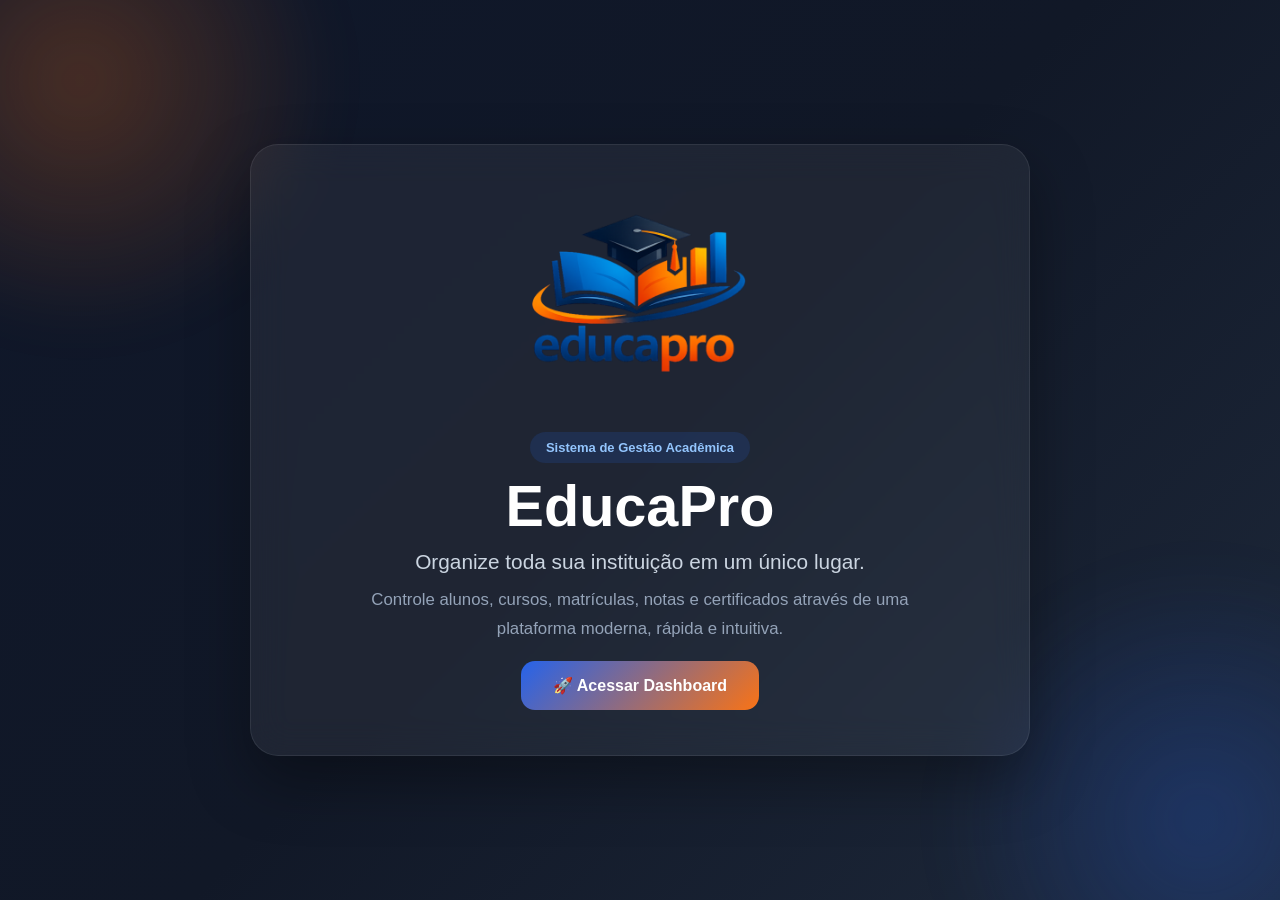
<file: index.html>
<!DOCTYPE html>
<html lang="pt-BR">

<head>
    <meta charset="UTF-8">
    <meta name="viewport" content="width=device-width, initial-scale=1.0">
    <title>EducaPro</title>

    <link rel="stylesheet" href="css/index.css">
</head>

<body>

    <div class="fundo"></div>

    <main class="container">

        <div class="card">

            <img src="img/logo.png"
                 alt="EducaPro"
                 class="logo">

            <span class="badge">
                Sistema de Gestão Acadêmica
            </span>

            <h1>EducaPro</h1>

            <h2>
                Organize toda sua instituição em um único lugar.
            </h2>

            <p>
                Controle alunos, cursos, matrículas, notas e certificados
                através de uma plataforma moderna, rápida e intuitiva.
            </p>

            <a href="telas/dashboard.html"
               class="btn-dashboard">
                🚀 Acessar Dashboard
            </a>

        </div>

    </main>

</body>

</html>
</file>
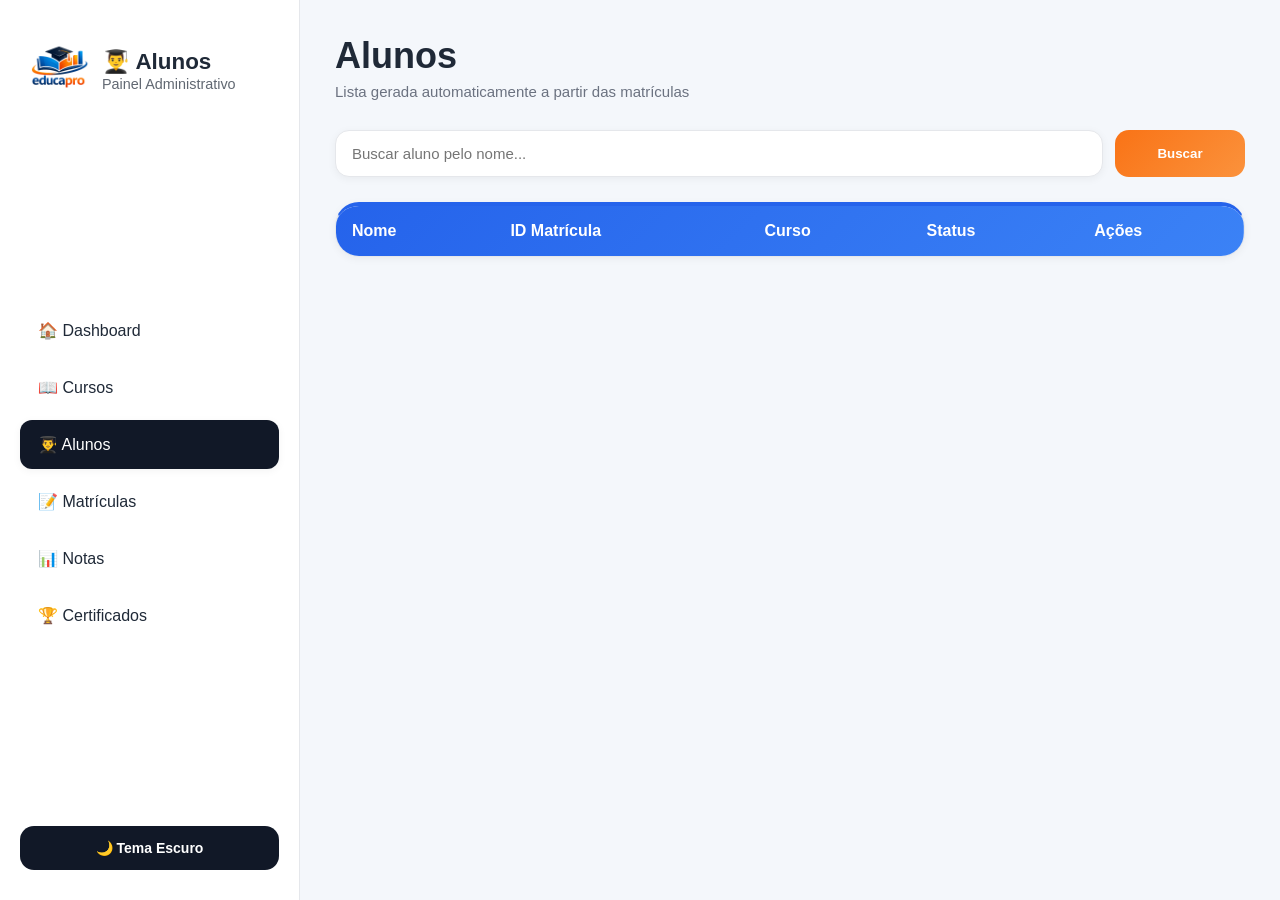
<file: telas/alunos.html>
<!DOCTYPE html>
<html lang="pt-BR">

<head>
    <meta charset="UTF-8">
    <meta name="viewport" content="width=device-width, initial-scale=1.0">
    <title>Alunos</title>

    <link rel="stylesheet" href="../base/base.css">
<link rel="stylesheet" href="../tema/tema.css">
<link rel="stylesheet" href="../css/alunos.css">

</head>

<body>

<!-- =========================
SIDEBAR
========================= -->

<aside class="barra-lateral">

    <div class="logo">

    <img src="../img/logo.png"
         alt="EducaPro"
         class="logo-img">

    <div class="logo-texto">
        <h2>👨‍🎓 Alunos</h2>
        <span>Painel Administrativo</span>
    </div>

</div>

        <nav class="menu">
            <a href="dashboard.html">🏠 Dashboard</a>
            <a href="cursos.html">📖 Cursos</a>
            <a href="alunos.html" class="ativo">👨‍🎓 Alunos</a>
            <a href="matriculas.html">📝 Matrículas</a>
            <a href="notas.html">📊 Notas</a>
            <a href="certificados.html">🏆 Certificados</a>
        </nav>
    </div>

    <div class="rodape-menu">
        <button id="alternarTema">🌙 Tema</button>
    </div>

</aside>

<!-- =========================
CONTEÚDO
========================= -->

<main class="conteudo">

    <header class="cabecalho">
        <div>
            <h1>Alunos</h1>
            <p>Lista gerada automaticamente a partir das matrículas</p>
        </div>
    </header>

    <!-- =========================
    BUSCA
    ========================= -->

    <section class="filtro-cursos">

    <input
        id="buscaAluno"
        type="text"
        placeholder="Buscar aluno pelo nome..."
        onkeyup="buscarAluno()"
    >

    <button
        class="botao-primario"
        onclick="buscarAluno()">

        Buscar

    </button>

</section>

    <!-- =========================
    TABELA
    ========================= -->

    <section class="tabela-container">

        <table>
            <thead>
    <tr>
        <th>Nome</th>
        <th>ID Matrícula</th>
        <th>Curso</th>
        <th>Status</th>
        <th>Ações</th>
    </tr>
</thead>

            <tbody id="listaAlunos"></tbody>
        </table>

    </section>

</main>


    
    <script src="../base/storage.js"></script>
<script src="../tema/tema.js"></script>
<script src="../js/alunos.js"></script>

</body>
</html>
</file>
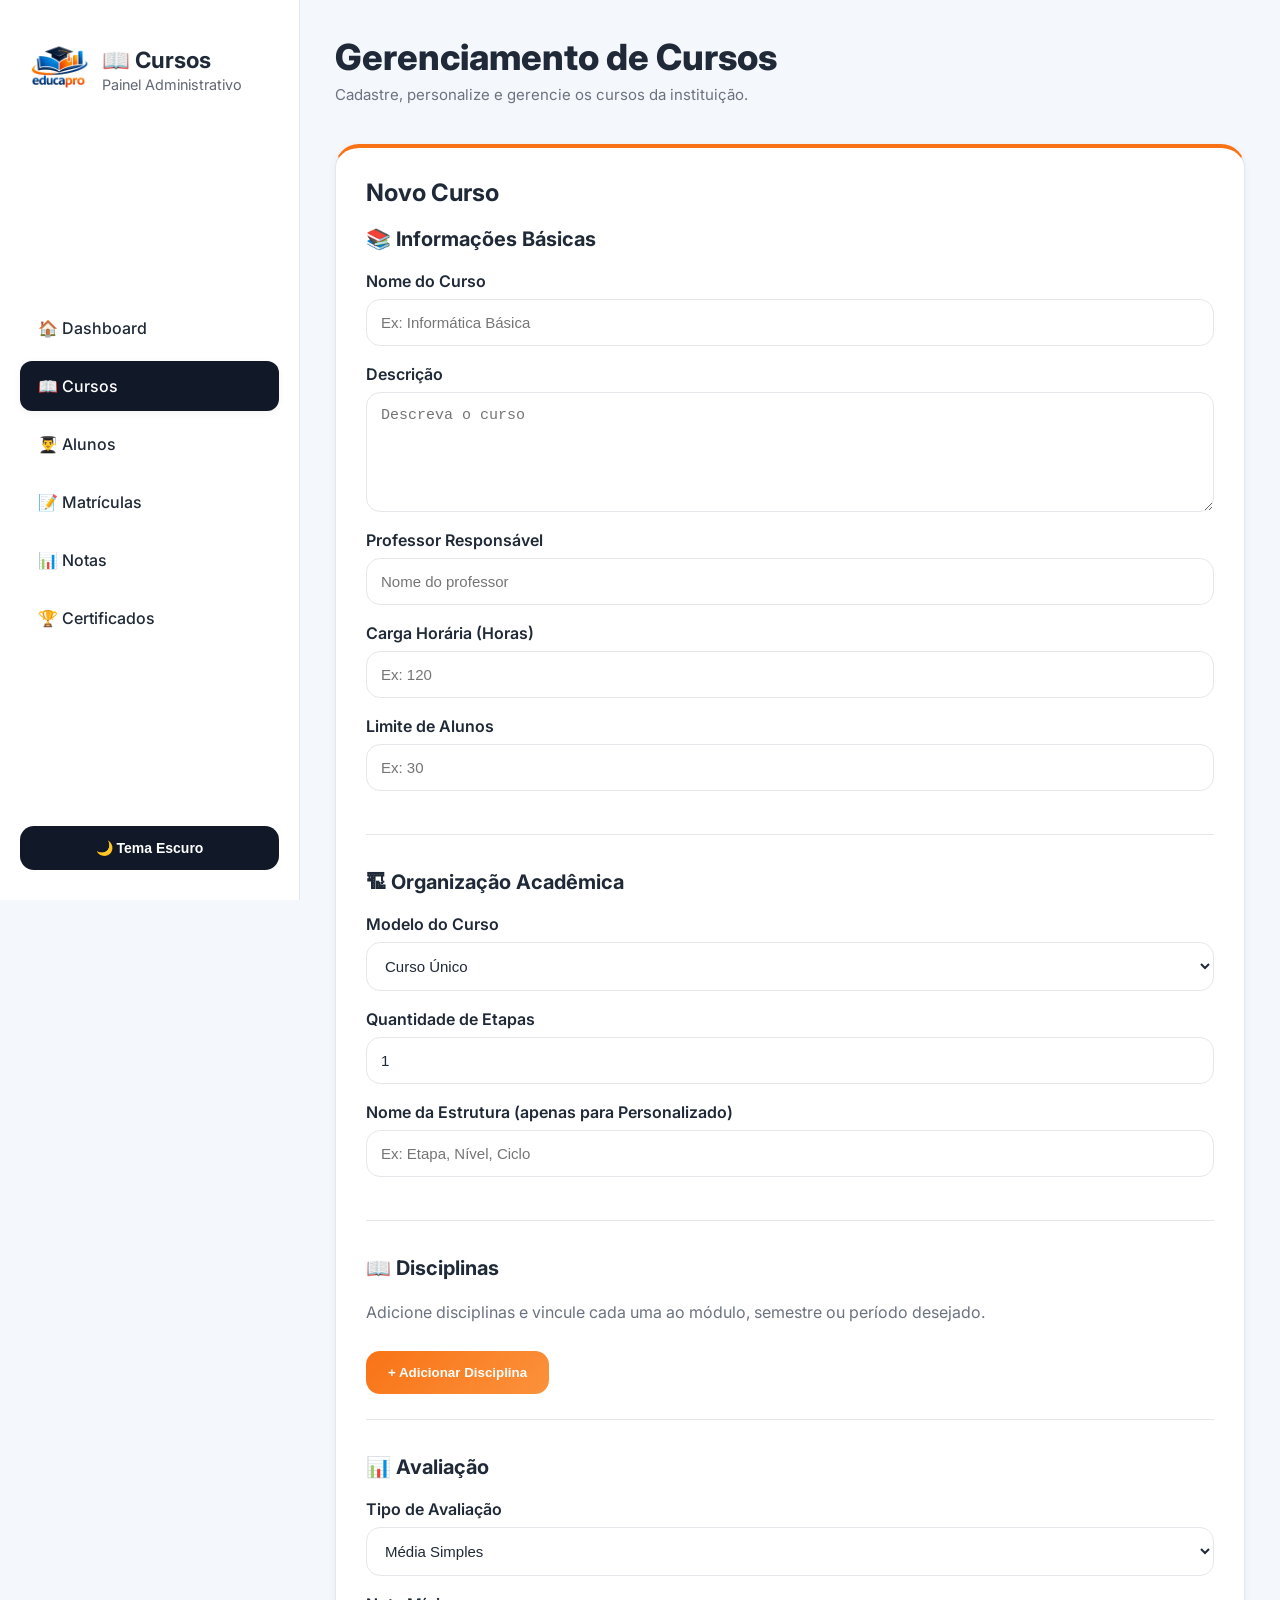
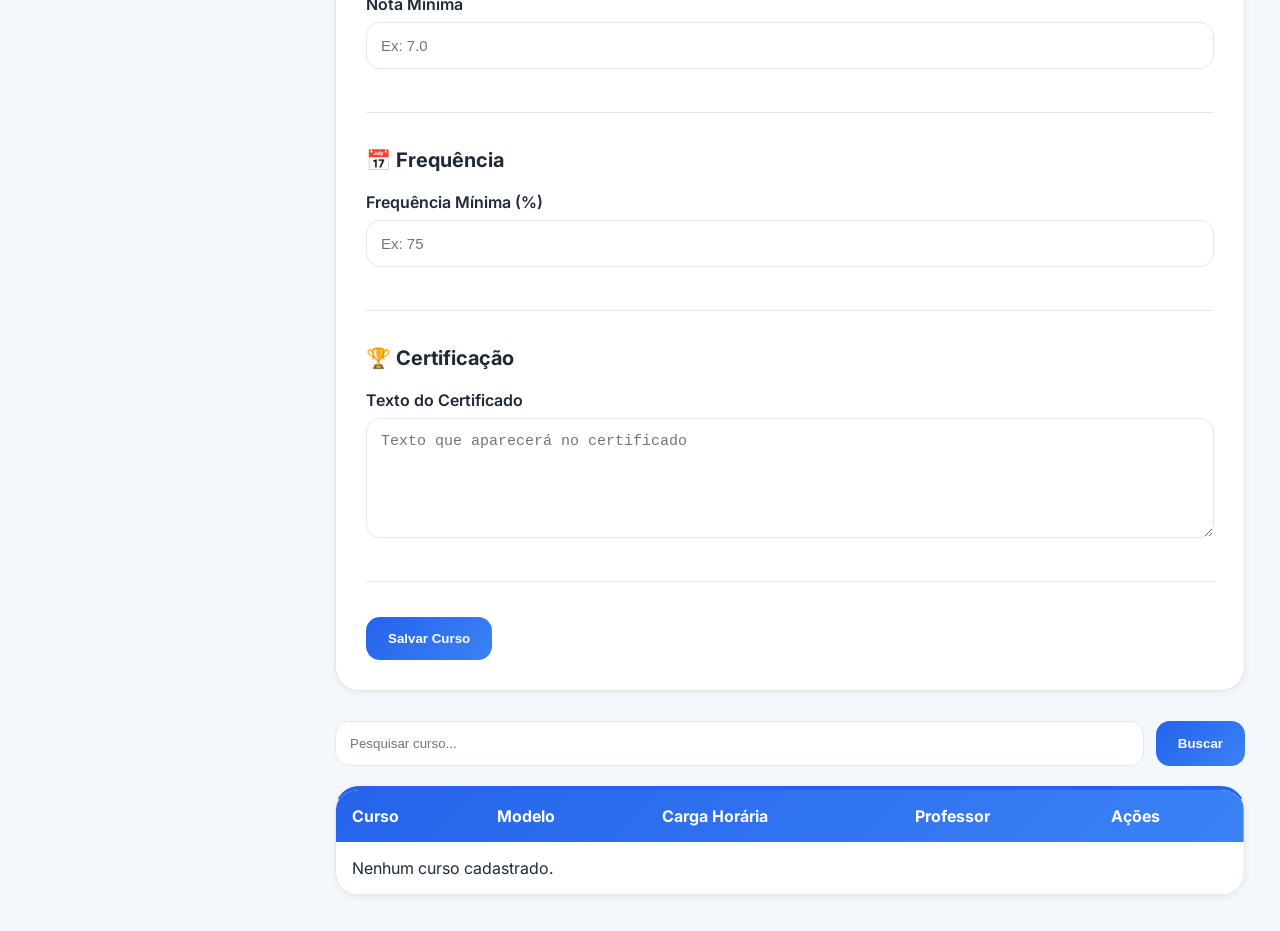
<file: telas/cursos.html>
<!doctype html>
<html lang="pt-BR">
  <head>
    <meta charset="UTF-8" />
    <meta name="viewport" content="width=device-width, initial-scale=1.0" />
    <title>Cursos - Sistema de Gestão de Cursos</title>
    <link rel="stylesheet" href="../css/cursos.css" />
    <link rel="stylesheet" href="../tema/tema.css" />
    <link rel="stylesheet" href="../base/base.css">
    <link
      href="https://fonts.googleapis.com/css2?family=Inter:wght@300;400;500;600;700&display=swap"
      rel="stylesheet"
    />
  </head>
  <body>
    <!-- MENU LATERAL -->
    <aside class="barra-lateral">
      <div class="logo">

    <img src="../img/logo.png"
         alt="EducaPro"
         class="logo-img">

    <div class="logo-texto">
        <h2>📖 Cursos</h2>
        <span>Painel Administrativo</span>
    </div>

</div>
        <nav class="menu">
          <a href="dashboard.html">🏠 Dashboard</a>
          <a href="cursos.html" class="ativo">📖 Cursos</a>
          <a href="alunos.html">👨‍🎓 Alunos</a>
          <a href="matriculas.html">📝 Matrículas</a>
          <a href="notas.html">📊 Notas</a>
          <a href="certificados.html">🏆 Certificados</a>
        </nav>
      </div>
      <div class="rodape-menu">
        <button id="alternarTema">🌙 Tema Escuro</button>
      </div>
    </aside>
    <!-- CONTEÚDO -->
    <main class="conteudo">
      <!-- CABEÇALHO -->
      <header class="cabecalho">
        <div>
          <h1>Gerenciamento de Cursos</h1>
          <p>Cadastre, personalize e gerencie os cursos da instituição.</p>
        </div>
      </header>
      <!-- FORMULÁRIO -->
      <section class="formulario">
        <h2>Novo Curso</h2>
        <form id="formCurso">
          <!-- INFORMAÇÕES BÁSICAS -->
          <div class="bloco-formulario">
            <h3>📚 Informações Básicas</h3>
            <div class="grupo-formulario">
              <label>Nome do Curso</label>
              <input
                type="text"
                id="nomeCurso"
                placeholder="Ex: Informática Básica"
                required
              />
            </div>
            <div class="grupo-formulario">
              <label>Descrição</label>
              <textarea
                id="descricaoCurso"
                placeholder="Descreva o curso"
              ></textarea>
            </div>
            <div class="grupo-formulario">
              <label>Professor Responsável</label>
              <input
                type="text"
                id="professor"
                placeholder="Nome do professor"
              />
            </div>
            <div class="grupo-formulario">
              <label>Carga Horária (Horas)</label>
              <input type="number" id="cargaHoraria" placeholder="Ex: 120" />
            </div>
            <div class="grupo-formulario">
              <label>Limite de Alunos</label>
              <input type="number" id="limiteAlunos" placeholder="Ex: 30" />
            </div>
          </div>
          
          <!-- organizaçao academica -->
          <div class="bloco-formulario">

    <h3>🏗 Organização Acadêmica</h3>

    <div class="grupo-formulario">

        <label>Modelo do Curso</label>

        <select id="modeloCurso">

            <option value="curso-unico">Curso Único</option>

            <option value="modular">Modular</option>

            <option value="semestral">Semestral</option>

            <option value="trimestral">Trimestral</option>

            <option value="bimestral">Bimestral</option>

            <option value="personalizado">Personalizado</option>

        </select>

    </div>

    <div class="grupo-formulario">

        <label>Quantidade de Etapas</label>

        <input
            type="number"
            id="quantidadeEstruturas"
            min="1"
            value="1"
            placeholder="Ex: 4">

    </div>

    <div class="grupo-formulario">

        <label>Nome da Estrutura (apenas para Personalizado)</label>

        <input
            type="text"
            id="nomeEstrutura"
            placeholder="Ex: Etapa, Nível, Ciclo">

    </div>

</div>
          <!-- DISCIPLINAS -->

<div class="bloco-formulario">

    <h3>📖 Disciplinas</h3>

    <p class="texto-ajuda">

        Adicione disciplinas e vincule cada uma
        ao módulo, semestre ou período desejado.

    </p>

    <div id="disciplinasContainer"></div>

    <button
        type="button"
        class="botao botao-adicionar"
        onclick="adicionarDisciplina()">

        + Adicionar Disciplina

    </button>

</div>
          <!-- AVALIAÇÃO -->
          <div class="bloco-formulario">
            <h3>📊 Avaliação</h3>
            <div class="grupo-formulario">
              <label>Tipo de Avaliação</label>
              <select id="tipoAvaliacao">
                <option>Média Simples</option>
                <option>Média Ponderada</option>
                <option>Nota Única</option>
                <option>Conceitos</option>
              </select>
            </div>
            <div class="grupo-formulario">
              <label>Nota Mínima</label>
              <input
                type="number"
                step="0.1"
                id="notaMinima"
                placeholder="Ex: 7.0"
              />
            </div>
          </div>
          <!-- FREQUÊNCIA -->
          <div class="bloco-formulario">
            <h3>📅 Frequência</h3>
            <div class="grupo-formulario">
              <label>Frequência Mínima (%)</label>
              <input type="number" id="frequenciaMinima" placeholder="Ex: 75" />
            </div>
          </div>
          <!-- CERTIFICAÇÃO -->
          <div class="bloco-formulario">
            <h3>🏆 Certificação</h3>
            <div class="grupo-formulario">
              <label>Texto do Certificado</label>
              <textarea
                id="textoCertificado"
                placeholder="Texto que aparecerá no certificado"
              ></textarea>
            </div>
          </div>
          <button
            type="button"
            class="botao botao-primario"
            onclick="salvarCurso()"
          >
            Salvar Curso
          </button>
        </form>
      </section>
      <!-- PESQUISA -->
      <section class="filtro-cursos">
        <input
          type="text"
          id="pesquisaCurso"
          placeholder="Pesquisar curso..."
        />
        <button class="botao botao-primario" onclick="pesquisarCurso()">
          Buscar
        </button>
      </section>
      <!-- LISTAGEM -->
      <section class="tabela-container">
        <table>
          <thead>
            <tr>
              <th>Curso</th>
              <th>Modelo</th>
              <th>Carga Horária</th>
              <th>Professor</th>
              <th>Ações</th>
            </tr>
          </thead>
          <tbody id="listaCursos">
            <!-- JS -->
          </tbody>
        </table>
      </section>
    </main>
    <!-- MODAL DE DETALHES -->
    <div id="modalDetalhes" class="modal">
      <div class="modal-conteudo">
        <div
          style="
            display: flex;
            justify-content: space-between;
            align-items: center;
            margin-bottom: 20px;
          "
        >
          <h2 id="tituloModal">Detalhes do Curso</h2>
          <button
            onclick="fecharModal()"
            style="
              border: none;
              background: none;
              font-size: 24px;
              cursor: pointer;
              color: inherit;
            "
          >
            ✕
          </button>
        </div>
        <div id="conteudoModal"></div>
      </div>
    </div>
    <!-- SCRIPTS -->
     <script src="../base/storage.js"></script>
    <script src="../tema/tema.js"></script>
    <script src="../js/cursos.js"></script>
  </body>
</html>
</file>
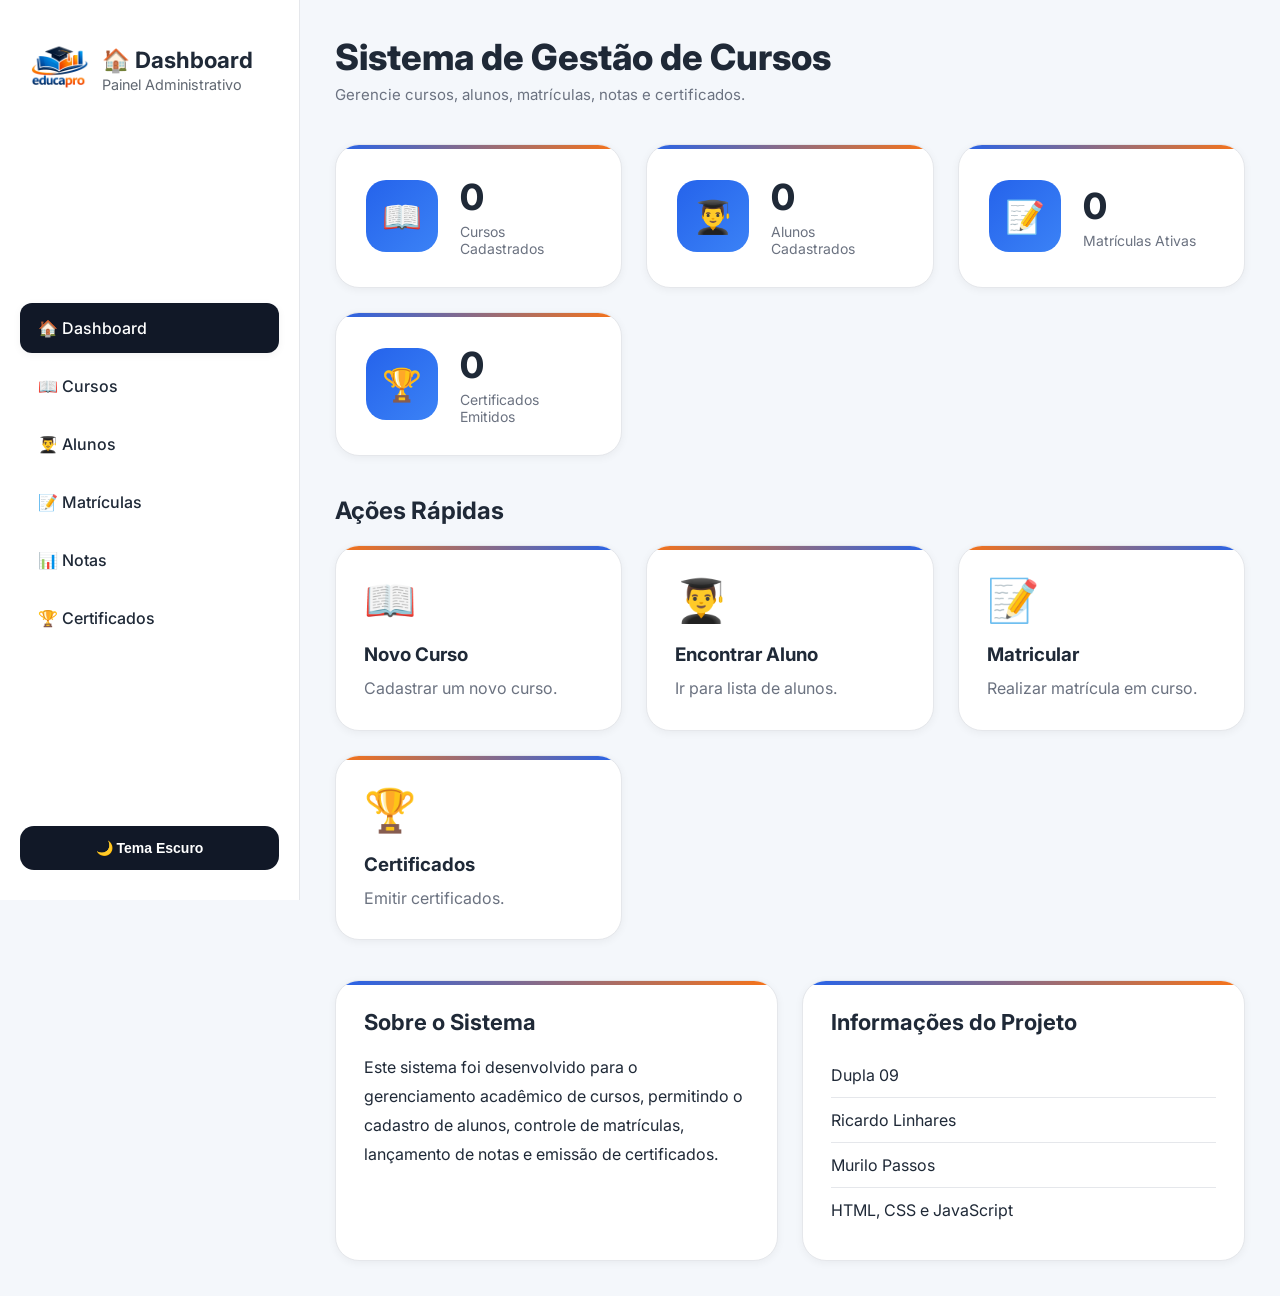
<file: telas/dashboard.html>
<!DOCTYPE html>

<html lang="pt-BR">

<head>
    <meta charset="UTF-8">
    <meta name="viewport" content="width=device-width, initial-scale=1.0">


<title>Sistema de Gestão de Cursos</title>

<!--
    Arquivos CSS
    estilo.css = estilos gerais
    tema.css = modo claro/escuro
-->
<link rel="stylesheet" href="../base/base.css">
<link rel="stylesheet" href="../tema/tema.css">
<link rel="stylesheet" href="../css/dashboard.css">

<!-- Fonte moderna -->
<link href="https://fonts.googleapis.com/css2?family=Inter:wght@300;400;500;600;700&display=swap" rel="stylesheet">


</head>

<body>


<!-- ===================================================== -->
<!-- SIDEBAR -->
<!-- ===================================================== -->

<aside class="barra-lateral">

    <div class="logo">

    <img src="../img/logo.png"
         alt="EducaPro"
         class="logo-img">

    <div class="logo-texto">
        <h2>🏠 Dashboard</h2>
        <span>Painel Administrativo</span>
    </div>

</div>

    <nav class="menu">

        <a href="dashboard.html" class="ativo">
            🏠 Dashboard
        </a>

        <a href="cursos.html">
            📖 Cursos
        </a>

        <a href="alunos.html">
            👨‍🎓 Alunos
        </a>

        <a href="matriculas.html">
            📝 Matrículas
        </a>

        <a href="notas.html">
            📊 Notas
        </a>

        <a href="certificados.html">
            🏆 Certificados
        </a>

    </nav>

    <div class="rodape-menu">
        <button id="alternarTema">
            🌙 Alterar Tema
        </button>
    </div>

</aside>

<!-- ===================================================== -->
<!-- CONTEÚDO -->
<!-- ===================================================== -->

<main class="conteudo">

    <!-- CABEÇALHO -->

    <header class="cabecalho">

        <div>
            <h1>Sistema de Gestão de Cursos</h1>
            <p>
                Gerencie cursos, alunos, matrículas,
                notas e certificados.
            </p>
        </div>

    </header>

    <!-- CARDS DE ESTATÍSTICAS -->

    <section class="cards">

        <div class="card">

            <div class="icone">
                📖
            </div>

            <div>
                <h3 id="totalCursos">0</h3>
                <p>Cursos Cadastrados</p>
            </div>

        </div>

        <div class="card">

            <div class="icone">
                👨‍🎓
            </div>

            <div>
                <h3 id="totalAlunos">0</h3>
                <p>Alunos Cadastrados</p>
            </div>

        </div>

        <div class="card">

            <div class="icone">
                📝
            </div>

            <div>
                <h3 id="totalMatriculas">0</h3>
                <p>Matrículas Ativas</p>
            </div>

        </div>

        <div class="card">

            <div class="icone">
                🏆
            </div>

            <div>
                <h3 id="totalCertificados">0</h3>
                <p>Certificados Emitidos</p>
            </div>

        </div>

    </section>

    <!-- AÇÕES RÁPIDAS -->

    <section class="acoes-rapidas">

        <h2>Ações Rápidas</h2>

        <div class="grade-acoes">

            <a href="cursos.html" class="acao">
                <span>📖</span>
                <h3>Novo Curso</h3>
                <p>Cadastrar um novo curso.</p>
            </a>

            <a href="alunos.html" class="acao">
                <span>👨‍🎓</span>
                <h3>Encontrar Aluno</h3>
                <p>Ir para lista de alunos.</p>
            </a>

            <a href="matriculas.html" class="acao">
                <span>📝</span>
                <h3>Matricular</h3>
                <p>Realizar matrícula em curso.</p>
            </a>

            <a href="certificados.html" class="acao">
                <span>🏆</span>
                <h3>Certificados</h3>
                <p>Emitir certificados.</p>
            </a>

        </div>

    </section>

    <!-- ÚLTIMAS INFORMAÇÕES -->

    <section class="painel-inferior">

        <div class="quadro">

            <h2>Sobre o Sistema</h2>

            <p>
                Este sistema foi desenvolvido para o
                gerenciamento acadêmico de cursos,
                permitindo o cadastro de alunos,
                controle de matrículas, lançamento
                de notas e emissão de certificados.
            </p>

        </div>

        <div class="quadro">

            <h2>Informações do Projeto</h2>

            <ul>
                <li>Dupla 09</li>
                <li>Ricardo Linhares</li>
                <li>Murilo Passos</li>
                <li>HTML, CSS e JavaScript</li>
            </ul>

        </div>

    </section>

</main>

<!-- ===================================================== -->
<!-- SCRIPTS -->
<!-- ===================================================== -->

<script src="../js/index.js"></script>
<script src="../tema/tema.js"></script>


</body>

</html>
</file>
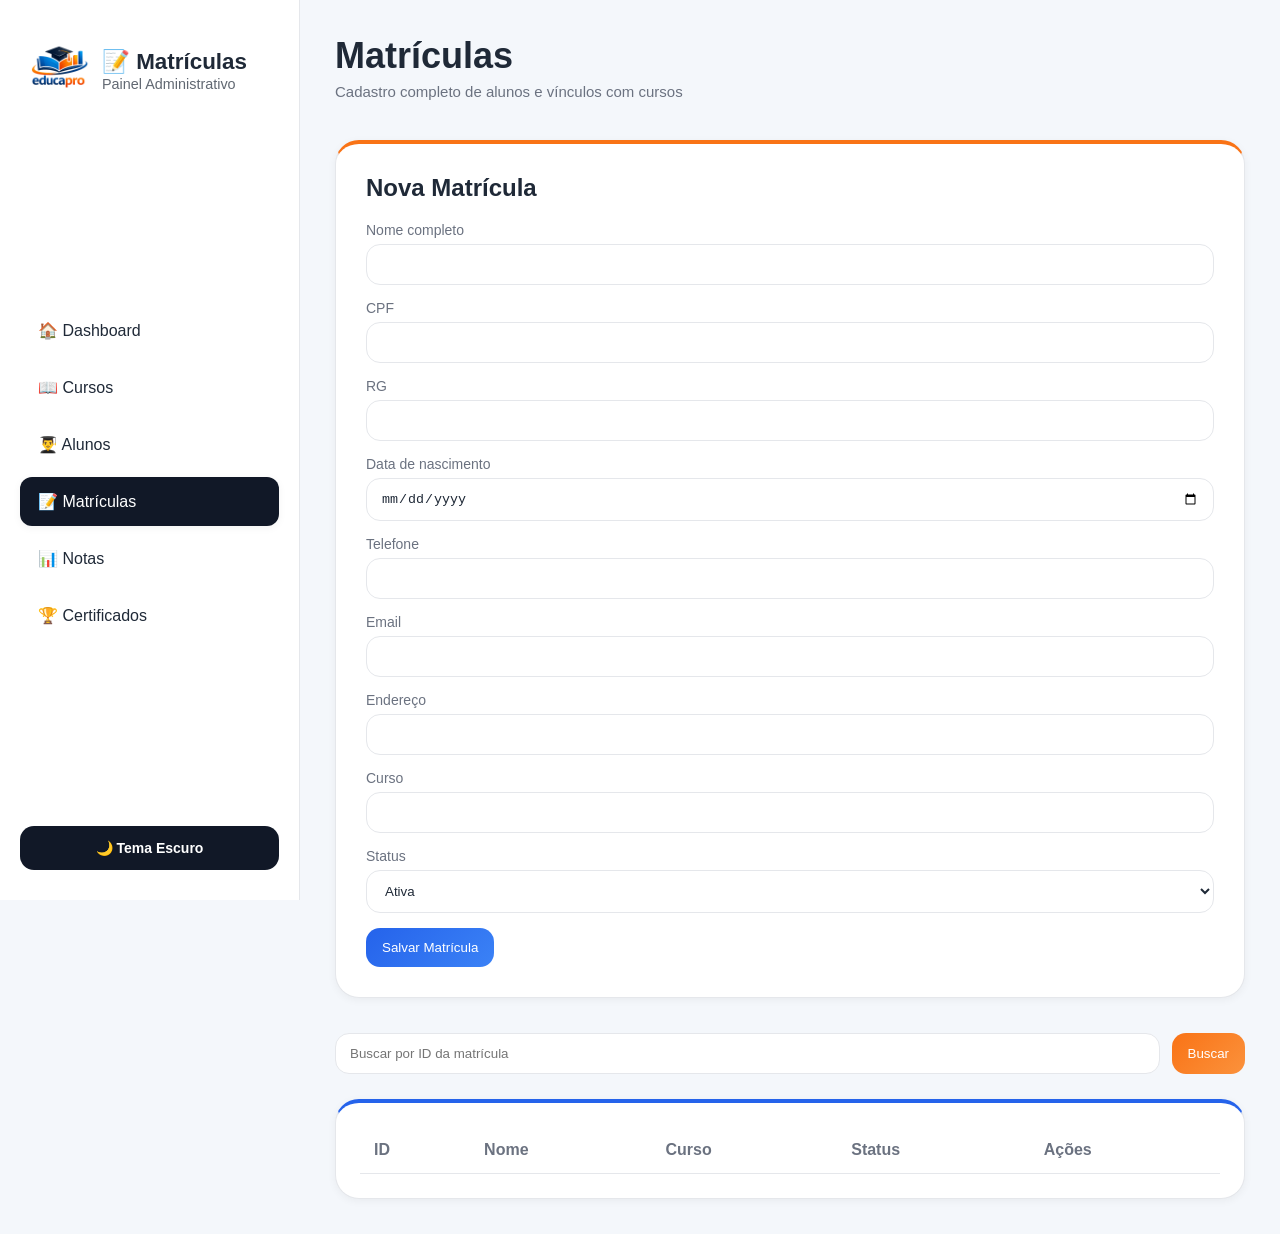
<file: telas/matriculas.html>
<!DOCTYPE html>
<html lang="pt-BR">

<head>
    <meta charset="UTF-8">
    <meta name="viewport" content="width=device-width, initial-scale=1.0">
    <title>Matrículas</title>
    <link rel="stylesheet" href="../base/base.css">
    <link rel="stylesheet" href="../css/matriculas.css">
    <link rel="stylesheet" href="../tema/tema.css">
</head>

<body>

<aside class="barra-lateral">
    <div class="logo">

    <img src="../img/logo.png"
         alt="EducaPro"
         class="logo-img">

    <div class="logo-texto">
        <h2>📝 Matrículas</h2>
        <span>Painel Administrativo</span>
    </div>

</div>

        <nav class="menu">
            <a href="dashboard.html">🏠 Dashboard</a>
            <a href="cursos.html">📖 Cursos</a>
            <a href="alunos.html">👨‍🎓 Alunos</a>
            <a href="matriculas.html" class="ativo">📝 Matrículas</a>
            <a href="notas.html">📊 Notas</a>
            <a href="certificados.html">🏆 Certificados</a>
        </nav>
    </div>

    <div class="rodape-menu">
        <button id="alternarTema">🌙 Tema Escuro</button>
    </div>
</aside>

<main class="conteudo">

    <header class="cabecalho">
        <div>
            <h1>Matrículas</h1>
            <p>Cadastro completo de alunos e vínculos com cursos</p>
        </div>
    </header>

    <!-- FORMULÁRIO -->
    <section class="formulario">

        <h2>Nova Matrícula</h2>

        <div class="grupo-formulario">
            <label>Nome completo</label>
            <input id="nome" type="text">
        </div>

        <div class="grupo-formulario">
            <label>CPF</label>
            <input id="cpf" type="text">
        </div>

        <div class="grupo-formulario">
            <label>RG</label>
            <input id="rg" type="text">
        </div>

        <div class="grupo-formulario">
            <label>Data de nascimento</label>
            <input id="nascimento" type="date">
        </div>

        <div class="grupo-formulario">
            <label>Telefone</label>
            <input id="telefone" type="text">
        </div>

        <div class="grupo-formulario">
            <label>Email</label>
            <input id="email" type="text">
        </div>

        <div class="grupo-formulario">
            <label>Endereço</label>
            <input id="endereco" type="text">
        </div>

        <div class="grupo-formulario">
            <label>Curso</label>
            <input id="curso" type="text">
        </div>

        <div class="grupo-formulario">
            <label>Status</label>
            <select id="status">
                <option value="ativa">Ativa</option>
                <option value="trancada">Trancada</option>
                <option value="concluida">Concluída</option>
                <option value="cancelada">Cancelada</option>
            </select>
        </div>

        <button onclick="salvarMatricula()" class="botao botao-primario">
            Salvar Matrícula
        </button>

    </section>

    <!-- BUSCA -->
    <section class="filtro-cursos">

        <input id="buscaId" placeholder="Buscar por ID da matrícula">

        <button class="botao botao-primario" onclick="buscarMatricula()">
            Buscar
        </button>

    </section>

    <!-- TABELA -->
    <section class="tabela-container">

        <table>
            <thead>
                <tr>
                    <th>ID</th>
                    <th>Nome</th>
                    <th>Curso</th>
                    <th>Status</th>
                    <th>Ações</th>
                </tr>
            </thead>

            <tbody id="lista"></tbody>
        </table>

    </section>

</main>

<!-- MODAL -->
<div id="modal" style="display:none;">
    <div>
        <h2 id="titulo"></h2>
        <div id="conteudo"></div>
        <button onclick="fechar()">Fechar</button>
    </div>
</div>
<script src="../base/storage.js"></script>
<script src="../tema/tema.js"></script>
<script src="../js/matriculas.js"></script>

</body>
</html>
</file>
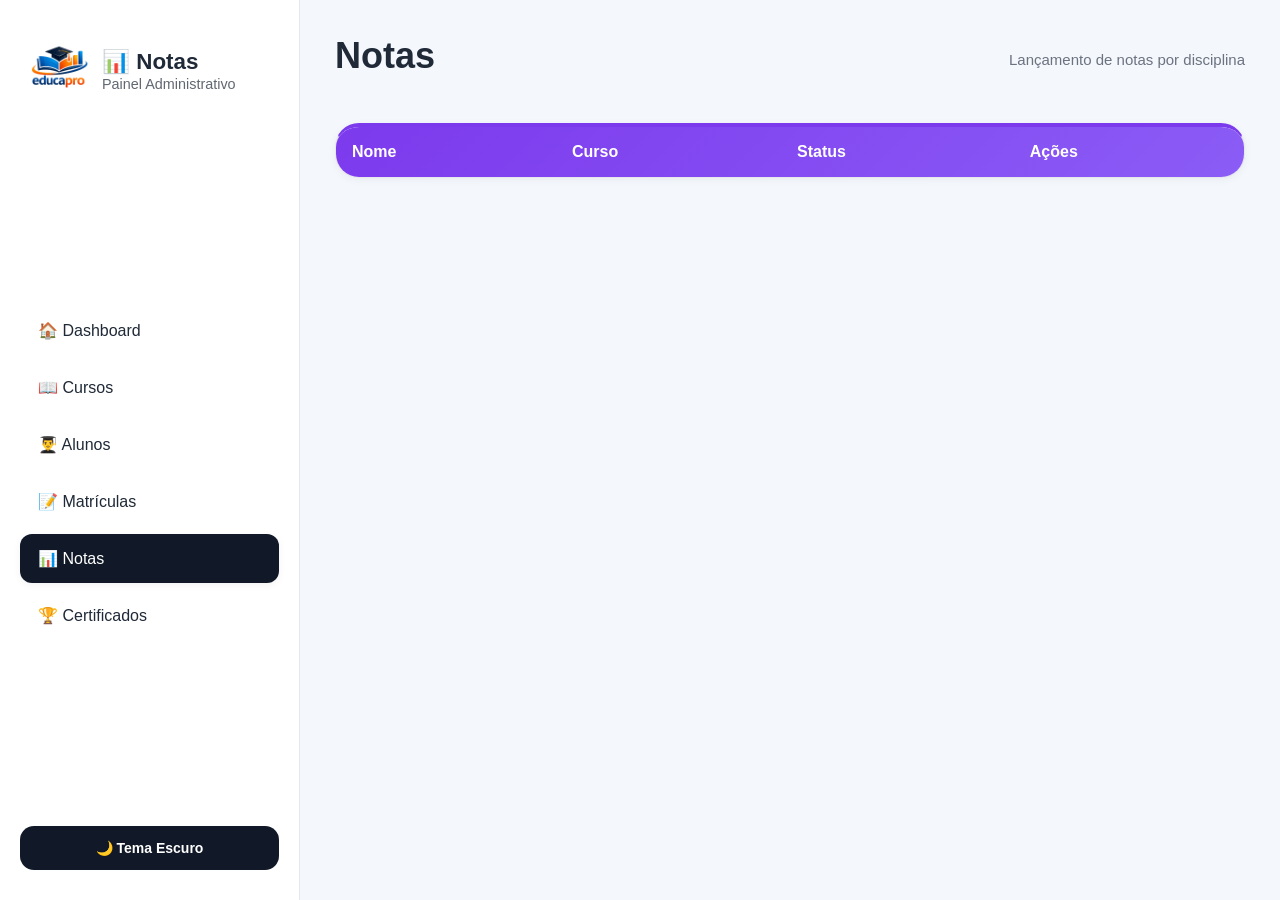
<file: telas/notas.html>
<!DOCTYPE html>
<html lang="pt-BR">

<head>
    <meta charset="UTF-8">
    <meta name="viewport" content="width=device-width, initial-scale=1.0">
    <title>Notas</title>

    <link rel="stylesheet" href="../base/base.css">
    <link rel="stylesheet" href="../tema/tema.css">
    <link rel="stylesheet" href="../css/notas.css">
</head>

<body>

<aside class="barra-lateral">

    <div class="logo">

    <img src="../img/logo.png"
         alt="EducaPro"
         class="logo-img">

    <div class="logo-texto">
        <h2>📊 Notas</h2>
        <span>Painel Administrativo</span>
    </div>

</div>

        <nav class="menu">
            <a href="dashboard.html">🏠 Dashboard</a>
            <a href="cursos.html">📖 Cursos</a>
            <a href="alunos.html">👨‍🎓 Alunos</a>
            <a href="matriculas.html">📝 Matrículas</a>
            <a href="notas.html" class="ativo">📊 Notas</a>
            <a href="certificados.html">🏆 Certificados</a>
        </nav>
    
<div class="rodape-menu">
        <button id="alternarTema">🌙 Tema</button>
    </div>

</aside>

<main class="conteudo">

    <header class="cabecalho">
        <h1>Notas</h1>
        <p>Lançamento de notas por disciplina</p>
    </header>

    <!-- TABELA -->
    <section class="tabela-container">

        <table>
            <thead>
                <tr>
                    <th>Nome</th>
                    <th>Curso</th>
                    <th>Status</th>
                    <th>Ações</th>
                </tr>
            </thead>

            <tbody id="listaNotas"></tbody>
        </table>

    </section>

</main>

<!-- MODAL -->
<div id="modalNotas" class="modal">

    <div class="modal-conteudo">

        <div style="display:flex;justify-content:space-between;">
            <h2 id="tituloNotas"></h2>
            <button onclick="fecharNotas()">✕</button>
        </div>

        <div id="conteudoNotas"></div>

        <h3 id="mediaFinal"></h3>

    </div>

</div>

<script src="../base/storage.js"></script>
<script src="../tema/tema.js"></script>
<script src="../js/notas.js"></script>

</body>
</html>
</file>
<file: css/index.css>
/* =======================================================
   RESET
======================================================= */

* {
    margin: 0;
    padding: 0;
    box-sizing: border-box;
}

/* =======================================================
   BODY
======================================================= */

body {
    min-height: 100vh;

    display: flex;
    justify-content: center;
    align-items: center;

    font-family: "Inter", sans-serif;

    background: linear-gradient(135deg, #0f172a, #111827, #1e293b);

    position: relative;
    overflow-x: hidden;
}

/* =======================================================
   FUNDO DECORATIVO
======================================================= */

.fundo::before,
.fundo::after {
    content: "";
    position: fixed;

    width: 520px;
    height: 520px;

    border-radius: 50%;
    filter: blur(25px);

    z-index: 0;
}

.fundo::before {
    top: -180px;
    left: -180px;
    background: radial-gradient(circle, rgba(249,115,22,.25), transparent 70%);
}

.fundo::after {
    bottom: -180px;
    right: -180px;
    background: radial-gradient(circle, rgba(37,99,235,.25), transparent 70%);
}

/* =======================================================
   CONTAINER
======================================================= */

.container {
    width: 100%;
    max-width: 900px;

    padding: 20px;

    display: flex;
    justify-content: center;

    z-index: 2;
}

/* =======================================================
   CARD
======================================================= */

.card {
    width: 100%;
    max-width: 780px;

    padding: 45px 40px;

    text-align: center;

    background: rgba(255,255,255,.06);
    backdrop-filter: blur(18px);

    border: 1px solid rgba(255,255,255,.08);
    border-radius: 28px;

    box-shadow: 0 25px 60px rgba(0,0,0,.35);

    display: flex;
    flex-direction: column;
    align-items: center;

    gap: 12px; /* 🔥 controla TODOS os espaços */
}

/* =======================================================
   LOGO
======================================================= */

.logo {
    width: 230px;
    max-width: 70%;
}

/* =======================================================
   BADGE
======================================================= */

.badge {
    display: inline-block;

    padding: 8px 16px;

    border-radius: 999px;

    background: rgba(37,99,235,.15);
    color: #93c5fd;

    font-size: 13px;
    font-weight: 700;
}

/* =======================================================
   TEXTOS (RESET DE MARGEM AQUI É CRÍTICO)
======================================================= */

h1, h2, p {
    margin: 0; /* 🔥 remove o “buraco invisível” */
}

/* =======================================================
   TITULO
======================================================= */

h1 {
    color: white;

    font-size: 3.6rem;
    font-weight: 800;
    line-height: 1.1;
}

/* =======================================================
   SUBTITULO
======================================================= */

h2 {
    color: #cbd5e1;

    font-size: 1.3rem;
    font-weight: 500;

    max-width: 600px;
}

/* =======================================================
   TEXTO
======================================================= */

p {
    max-width: 620px;

    color: #94a3b8;

    line-height: 1.7;
    font-size: 1.05rem;
}

/* =======================================================
   BOTÃO
======================================================= */

.btn-dashboard {
    margin-top: 6px;

    display: inline-block;

    padding: 15px 32px;

    border-radius: 14px;

    text-decoration: none;
    font-weight: 700;
    color: white;

    background: linear-gradient(135deg, #2563eb, #f97316);

    transition: .25s ease;
}

.btn-dashboard:hover {
    transform: translateY(-3px);
    box-shadow: 0 18px 40px rgba(37,99,235,.35);
}

/* =======================================================
   RESPONSIVO
======================================================= */

@media (max-width: 900px) {

    .card {
        padding: 40px 28px;
    }

    .logo {
        width: 210px;
    }

    h1 {
        font-size: 3rem;
    }

    h2 {
        font-size: 1.2rem;
    }

}

@media (max-width: 768px) {

    .card {
        padding: 35px 22px;
    }

    .logo {
        width: 180px;
    }

    h1 {
        font-size: 2.6rem;
    }

    h2 {
        font-size: 1.1rem;
    }

}

@media (max-width: 480px) {

    h1 {
        font-size: 2.1rem;
    }

    p {
        font-size: .95rem;
    }

}
</file>
<file: base/base.css>
/* =======================================================
   RESET
======================================================= */

* {
    margin: 0;
    padding: 0;
    box-sizing: border-box;

    transition:
    background-color .25s ease,
    color .25s ease,
    border-color .25s ease,
    box-shadow .25s ease;
}

html {
    scroll-behavior: smooth;
}

body {
    font-family: 'Inter', sans-serif;
    background: var(--cor-fundo);
    color: var(--cor-texto);
    min-height: 100vh;
    display: flex;
    transition: background 0.3s ease, color 0.3s ease;
}

/* =======================================================
   BARRA LATERAL
======================================================= */

.barra-lateral {
    width: 300px;
    min-height: 100vh;
    background: var(--cor-sidebar);
    border-right: 1px solid var(--cor-borda);
    padding: 30px 20px;
    display: flex;
    flex-direction: column;
    justify-content: space-between;
    position: fixed;
    left: 0;
    top: 0;
    transition: var(--transicao);
}

/* =======================================================
   LOGO
======================================================= */

.logo {
    display: flex;
    align-items: center;
    gap: 12px;

    padding: 10px;
    margin-top: 0;
}

.logo-img {
    width: 60px;
    height: auto;
    margin-bottom: 0;
}

.logo-texto h2 {
    font-size: 1.4rem;
    font-weight: 700;
    margin: 0;
}

.logo-texto span {
    font-size: 0.9rem;
    opacity: 0.7;
}
/* =======================================================
   MENU
======================================================= */

.menu {
    margin-top: 40px;
    display: flex;
    flex-direction: column;
    gap: 8px;
}

.menu a {
    text-decoration: none;
    color: var(--cor-texto);
    padding: 15px 18px;
    border-radius: 12px;
    font-weight: 500;
    display: flex;
    align-items: center;
    gap: 12px;
    transition: var(--transicao);
}

.menu a:hover {
    background: #f3f4f6;
    transform: translateX(5px);
}

.menu a.ativo {
    background: var(--cor-menu-ativo);
    color: var(--cor-menu-ativo-texto);

    box-shadow: var(--sombra);
}

/* =======================================================
   RODAPÉ MENU
======================================================= */

.rodape-menu {
    margin-top: 30px;
}

/* =======================================================
   BOTÃO TEMA
======================================================= */

#alternarTema {
    width: 100%;
    border: none;
    padding: 14px;
    border-radius: 14px;
    cursor: pointer;
    font-weight: 600;
    font-size: 14px;
    background: var(--cor-botao);
    color: var(--cor-botao-texto);
    transition: var(--transicao);
}

#alternarTema:hover {
    transform: translateY(-2px);
    opacity: 0.95;
}

/* =======================================================
   CONTEÚDO
======================================================= */

.conteudo {
    flex: 1;
    margin-left: 300px;
    padding: 35px;
}

/* =======================================================
   CABEÇALHO
======================================================= */

.cabecalho {
    display: flex;
    justify-content: space-between;
    align-items: center;
    margin-bottom: 40px;
}

.cabecalho h1 {
    font-size: 36px;
    font-weight: 800;
    margin-bottom: 6px;
}

.cabecalho p {
    color: var(--cor-texto-secundario);
    font-size: 15px;
}



/* =======================================================
   PADRÕES
======================================================= */

h2 {
    font-size: 24px;
    margin-bottom: 20px;
}

a {
    color: inherit;
}

/* =======================================================
   SCROLLBAR
======================================================= */

::-webkit-scrollbar {
    width: 10px;
}

::-webkit-scrollbar-track {
    background: var(--cor-borda);
}

::-webkit-scrollbar-thumb {
    background: var(--cor-destaque);;
    border-radius: 20px;
}

::-webkit-scrollbar-thumb:hover {
    background: #000000;
}

/* =======================================================
   RESPONSIVIDADE GLOBAL
======================================================= */

@media (max-width: 900px) {

    .barra-lateral {
        width: 250px;
        padding: 25px 15px;
    }

    .conteudo {
        margin-left: 250px;
        padding: 25px;
    }

    .cabecalho {
        flex-direction: column;
        align-items: flex-start;
        gap: 15px;
    }

    .cabecalho h1 {
        font-size: 30px;
    }

}

@media (max-width: 768px) {

    body {
        flex-direction: column;
    }

    .barra-lateral {
        width: 100%;
        min-height: auto;
        position: relative;
        padding: 15px;
    }

    .menu {
        margin-top: 20px;
    }

    .menu a {
        padding: 12px 14px;
    }

    .logo-img {
        width: 50px;
    }

    .conteudo {
        margin-left: 0;
        padding: 20px;
    }

    .cabecalho {
        margin-bottom: 25px;
    }

    .cabecalho h1 {
        font-size: 26px;
    }

}

@media (max-width: 480px) {

    .barra-lateral {
        padding: 12px;
    }

    .conteudo {
        padding: 15px;
    }

    .cabecalho h1 {
        font-size: 22px;
    }

    h2 {
        font-size: 20px;
    }

}
</file>
<file: tema/tema.css>
:root {

    --cor-fundo: #f4f7fb;

    --cor-sidebar: #ffffff;

    --cor-card: #ffffff;

    --cor-texto: #1f2937;

    --cor-texto-secundario: #6b7280;

    --cor-borda: #e5e7eb;

    --cor-destaque: #111827;

    --cor-menu-hover: #f3f4f6;

    --cor-menu-ativo: #111827;

    --cor-menu-ativo-texto: #ffffff;

    --cor-botao: #111827;

    --cor-botao-texto: #ffffff;

    --cor-primaria: #2563eb;

    --cor-sucesso: #16a34a;

    --cor-perigo: #dc2626;

    --sombra:
        0 2px 8px rgba(0, 0, 0, .05);

    --sombra-hover:
        0 12px 40px rgba(0, 0, 0, .12);

    --transicao: all .25s ease;
}

/* =======================================================
   MODO ESCURO
======================================================= */

body.escuro {

    --cor-fundo: #0f1115;

    --cor-sidebar: #161b22;

    --cor-card: #1d232d;

    --cor-texto: #ffffff;

    --cor-texto-secundario: #9ca3af;

    --cor-borda: #2f3742;

    --cor-destaque: #ffffff;

    --cor-menu-hover: rgba(255,255,255,.08);

    --cor-menu-ativo: #ffffff;

    --cor-menu-ativo-texto: #000000;

    --cor-botao: #ffffff;

    --cor-botao-texto: #000000;

    --cor-primaria: #3b82f6;

    --cor-sucesso: #22c55e;

    --cor-perigo: #ef4444;

    --sombra:
        0 4px 15px rgba(0,0,0,.25);

    --sombra-hover:
        0 15px 40px rgba(0,0,0,.45);
}
/* =======================================================
   AJUSTES EXTRAS MODO ESCURO
======================================================= */

body.escuro .menu a:hover {
    background: rgba(255, 255, 255, 0.08);
}

body.escuro .menu a.ativo {
    background: white;
    color: black;
}

/* Botão de troca de tema */

body.escuro #alternarTema {
    background: white;
    color: black;
}

/* Caso alguma tela utilize botão primário */

body.escuro .botao-primario {
    background: white;
    color: black;
}

/* Tabelas */

body.escuro thead {
    background: #111111;
}

body.escuro tbody tr:hover {
    background: rgba(255, 255, 255, 0.05);
}

/* Scrollbar */

body.escuro ::-webkit-scrollbar-track {
    background: #1a1a1a;
}

body.escuro ::-webkit-scrollbar-thumb {
    background: #6b7280;
    border-radius: 20px;
}

body.escuro ::-webkit-scrollbar-thumb:hover {
    background: #9ca3af;
}
</file>
<file: css/alunos.css>
/* =======================================================
   ALUNOS
======================================================= */

:root {

    --aluno-azul: #2563eb;

    --aluno-laranja: #f97316;

}

/* =======================================================
   CABEÇALHO
======================================================= */

.cabecalho {
    margin-bottom: 30px;
}

/* =======================================================
   BUSCA
======================================================= */

.filtro-cursos {

    display: flex;

    gap: 12px;

    margin-bottom: 25px;
}

.filtro-cursos input {

    flex: 1;

    padding: 14px 16px;

    border: 1px solid var(--cor-borda);

    border-radius: 14px;

    background: var(--cor-card);

    color: var(--cor-texto);

    font-size: 15px;

    box-shadow: var(--sombra);

    transition: var(--transicao);
}

.filtro-cursos input:focus {

    outline: none;

    border-color: var(--aluno-azul);

    box-shadow:
        0 0 0 4px rgba(37,99,235,.12);
}

.filtro-cursos button {

    min-width: 130px;

    border: none;

    border-radius: 14px;

    padding: 14px 20px;

    background:
        linear-gradient(
            135deg,
            var(--aluno-laranja),
            #fb923c
        );

    color: white;

    font-weight: 600;

    cursor: pointer;

    transition: var(--transicao);
}

.filtro-cursos button:hover {

    transform:
        translateY(-2px);

    box-shadow: var(--sombra-hover);
}

/* =======================================================
   TABELA
======================================================= */

.tabela-container {

    background: var(--cor-card);

    border: 1px solid var(--cor-borda);

    border-top: 4px solid var(--aluno-azul);

    border-radius: 24px;

    overflow: hidden;

    box-shadow: var(--sombra);
}

table {

    width: 100%;

    border-collapse: collapse;
}

thead {

    background:
        linear-gradient(
            135deg,
            var(--aluno-azul),
            #3b82f6
        );

    color: white;
}

th {

    padding: 16px;

    text-align: left;

    font-weight: 600;
}

td {

    padding: 16px;

    border-bottom: 1px solid var(--cor-borda);
}

tbody tr {

    transition: var(--transicao);
}

tbody tr:hover {

    background:
        rgba(37,99,235,.05);
}

/* =======================================================
   BOTÃO EXCLUIR
======================================================= */

.botao-excluir {

    border: none;

    background: #ef4444;

    color: white;

    padding: 10px 14px;

    border-radius: 10px;

    cursor: pointer;

    font-weight: 600;

    transition: var(--transicao);
}

.botao-excluir:hover {

    background: #dc2626;

    transform:
        translateY(-2px);

    box-shadow: var(--sombra-hover);
}

/* =======================================================
   SEM REGISTROS
======================================================= */

.sem-registros {

    text-align: center;

    padding: 40px;

    color: var(--cor-texto-secundario);

    background: var(--cor-card);

    border: 1px dashed var(--cor-borda);

    border-radius: 20px;
}

/* =======================================================
   BADGE DE TOTAL
======================================================= */

.total-alunos {

    display: inline-flex;

    align-items: center;

    gap: 8px;

    padding: 8px 14px;

    border-radius: 999px;

    background:
        rgba(37,99,235,.08);

    color: var(--aluno-azul);

    font-size: 13px;

    font-weight: 700;
}

/* =======================================================
   RESPONSIVO
======================================================= */

@media (max-width: 768px) {

    .filtro-cursos {
        flex-direction: column;
        gap: 10px;
    }

    .filtro-cursos input,
    .filtro-cursos select,
    .filtro-cursos button {
        width: 100%;
    }

    .tabela-container {
        overflow-x: auto;
    }

    table {
        min-width: 650px;
    }

}
</file>
<file: css/cursos.css>
/* =======================================================
   CURSOS
======================================================= */

:root {

    --curso-azul: #2563eb;

    --curso-laranja: #f97316;

}

/* =======================================================
   FORMULÁRIO
======================================================= */

.formulario {

    background: var(--cor-card);

    border: 1px solid var(--cor-borda);

    border-top: 4px solid var(--curso-laranja);

    border-radius: 24px;

    padding: 30px;

    box-shadow: var(--sombra);

    margin-bottom: 30px;
}

.grupo-formulario {

    display: flex;

    flex-direction: column;

    margin-bottom: 18px;
}

.grupo-formulario label {

    margin-bottom: 8px;

    font-weight: 600;
}

.grupo-formulario input,
.grupo-formulario textarea,
.grupo-formulario select {

    padding: 14px;

    border: 1px solid var(--cor-borda);

    border-radius: 14px;

    background: var(--cor-card);

    color: var(--cor-texto);

    font-size: 15px;

    transition: var(--transicao);
}

.grupo-formulario textarea {

    min-height: 120px;

    resize: vertical;
}

.grupo-formulario input:focus,
.grupo-formulario textarea:focus,
.grupo-formulario select:focus {

    outline: none;

    border-color: var(--curso-azul);

    box-shadow:
        0 0 0 4px rgba(37,99,235,.12);
}

/* =======================================================
   BLOCOS
======================================================= */

.bloco-formulario {

    margin-bottom: 35px;

    padding-bottom: 25px;

    border-bottom: 1px solid var(--cor-borda);
}

.bloco-formulario:last-child {

    border-bottom: none;

    margin-bottom: 0;

    padding-bottom: 0;
}

.bloco-formulario h3 {

    margin-bottom: 20px;

    font-size: 20px;

    font-weight: 700;
}

/* =======================================================
   BOTÕES
======================================================= */

.botao {

    border: none;

    padding: 14px 22px;

    border-radius: 14px;

    cursor: pointer;

    font-weight: 600;

    transition: var(--transicao);
}

.botao:hover {

    transform:
        translateY(-2px);
}

.botao-primario {

    background:
        linear-gradient(
            135deg,
            var(--curso-azul),
            #3b82f6
        );

    color: white;
}

.botao-adicionar {

    margin-top: 10px;

    background:
        linear-gradient(
            135deg,
            var(--curso-laranja),
            #fb923c
        );

    color: white;
}

/* =======================================================
   PESQUISA
======================================================= */

.filtro-cursos {

    margin-bottom: 20px;

    display: flex;

    gap: 12px;
}

.filtro-cursos input {

    flex: 1;

    padding: 14px;

    border-radius: 14px;

    border: 1px solid var(--cor-borda);

    background: var(--cor-card);

    color: var(--cor-texto);
}

/* =======================================================
   TABELA
======================================================= */

.tabela-container {

    background: var(--cor-card);

    border: 1px solid var(--cor-borda);

    border-top: 4px solid var(--curso-azul);

    border-radius: 24px;

    overflow: hidden;

    box-shadow: var(--sombra);
}

table {

    width: 100%;

    border-collapse: collapse;
}

thead {

    background:
        linear-gradient(
            135deg,
            var(--curso-azul),
            #3b82f6
        );

    color: white;
}

th,
td {

    padding: 16px;

    text-align: left;
}

td {

    border-bottom: 1px solid var(--cor-borda);
}

tbody tr {

    transition: var(--transicao);
}

tbody tr:hover {

    background:
        rgba(37,99,235,.05);
}

/* =======================================================
   AÇÕES
======================================================= */

.acao-visualizar,
.acao-editar,
.acao-excluir {

    border: none;

    padding: 9px 14px;

    border-radius: 10px;

    cursor: pointer;

    color: white;

    margin-right: 6px;

    transition: var(--transicao);
}

.acao-visualizar {

    background: #10b981;
}

.acao-editar {

    background: var(--curso-azul);
}

.acao-excluir {

    background: #ef4444;
}

.acao-visualizar:hover,
.acao-editar:hover,
.acao-excluir:hover {

    transform:
        translateY(-2px);
}

/* =======================================================
   DISCIPLINAS
======================================================= */

.item-disciplina {

    display: grid;

    grid-template-columns:
        2fr 1fr 150px 1fr auto;

    gap: 10px;

    margin-bottom: 12px;
}

.item-disciplina input,
.item-disciplina select {

    padding: 12px;

    border: 1px solid var(--cor-borda);

    border-radius: 12px;

    background: var(--cor-card);

    color: var(--cor-texto);
}

/* =======================================================
   ESTRUTURA
======================================================= */

.item-estrutura {

    display: grid;

    grid-template-columns:
        180px 1fr auto;

    gap: 10px;

    margin-bottom: 12px;
}

.item-estrutura input,
.item-estrutura select {

    padding: 12px;

    border: 1px solid var(--cor-borda);

    border-radius: 12px;

    background: var(--cor-card);

    color: var(--cor-texto);
}

.item-estrutura button {

    background: #ef4444;

    color: white;

    border: none;

    padding: 8px 12px;

    border-radius: 10px;

    cursor: pointer;
}

/* =======================================================
   TEXTO DE AJUDA
======================================================= */

.texto-ajuda {

    margin-bottom: 15px;

    color: var(--cor-texto-secundario);

    line-height: 1.6;
}

/* =======================================================
   BADGES
======================================================= */

.badge {

    display: inline-block;

    padding: 7px 14px;

    border-radius: 999px;

    font-size: 12px;

    font-weight: 700;
}

.badge-modular {

    background: #dbeafe;

    color: #1e40af;
}

.badge-semestral {

    background: #dcfce7;

    color: #166534;
}

.badge-trimestral {

    background: #fef3c7;

    color: #92400e;
}

.badge-bimestral {

    background: #ede9fe;

    color: #6d28d9;
}

/* =======================================================
   RESUMO
======================================================= */

.card-resumo {

    background: var(--cor-card);

    border: 1px solid var(--cor-borda);

    border-left: 4px solid var(--curso-laranja);

    border-radius: 20px;

    padding: 24px;

    margin-top: 15px;
}

.card-resumo h4 {

    margin-bottom: 10px;
}

.card-resumo p {

    color: var(--cor-texto-secundario);

    line-height: 1.6;
}

/* =======================================================
   MODAL
======================================================= */

.modal {

    position: fixed;

    inset: 0;

    background: rgba(0,0,0,.5);

    display: none;

    justify-content: center;

    align-items: center;

    padding: 20px;

    z-index: 1000;
}

.modal-conteudo {

    width: 100%;

    max-width: 850px;

    background: var(--cor-card);

    border-top: 4px solid var(--curso-azul);

    border-radius: 24px;

    padding: 32px;

    max-height: 90vh;

    overflow-y: auto;

    box-shadow: var(--sombra-hover);
}

/* =======================================================
   DETALHES
======================================================= */

.detalhes {

    padding: 18px;

    background:
        rgba(37,99,235,.05);

    border-left:
        4px solid var(--curso-azul);

    border-radius: 14px;
}

.detalhes h4 {

    margin-bottom: 10px;
}

/* =======================================================
   RESPONSIVO
======================================================= */

@media (max-width: 900px) {

    .item-disciplina,
    .item-estrutura {
        grid-template-columns: 1fr;
    }

}

@media (max-width: 768px) {

    .filtro-cursos {
        flex-direction: column;
        gap: 10px;
    }

    .filtro-cursos input,
    .filtro-cursos select,
    .filtro-cursos button {
        width: 100%;
    }

    .tabela-container {
        overflow-x: auto;
    }

    table {
        min-width: 700px;
    }

}

@media (max-width: 480px) {

    .modal-conteudo {
        width: 95%;
        padding: 20px;
        max-height: 90vh;
        overflow-y: auto;
    }

}
</file>
<file: css/dashboard.css>
/* =======================================================
   DASHBOARD
======================================================= */

:root {

    --dashboard-azul: #2563eb;

    --dashboard-laranja: #f97316;

}

/* =======================================================
   CARDS
======================================================= */

.cards {

    display: grid;

    grid-template-columns:
        repeat(auto-fit, minmax(240px, 1fr));

    gap: 24px;

    margin-bottom: 40px;
}

.card {

    background: var(--cor-card);

    border: 1px solid var(--cor-borda);

    border-radius: 24px;

    padding: 30px;

    display: flex;

    align-items: center;

    gap: 22px;

    box-shadow: var(--sombra);

    transition: var(--transicao);

    position: relative;

    overflow: hidden;
}

.card::before {

    content: "";

    position: absolute;

    top: 0;
    left: 0;

    width: 100%;

    height: 4px;

    background:
        linear-gradient(
            90deg,
            var(--dashboard-azul),
            var(--dashboard-laranja)
        );
}

.card:hover {

    transform:
        translateY(-4px)
        scale(1.01);

    box-shadow: var(--sombra-hover);
}

.icone {

    width: 72px;

    height: 72px;

    border-radius: 20px;

    display: flex;

    justify-content: center;

    align-items: center;

    font-size: 32px;

    color: white;

    flex-shrink: 0;

    background:
        linear-gradient(
            135deg,
            var(--dashboard-azul),
            #3b82f6
        );
}

.card h3 {

    font-size: 36px;

    font-weight: 800;

    margin-bottom: 4px;
}

.card p {

    color: var(--cor-texto-secundario);

    font-size: 14px;
}

/* =======================================================
   AÇÕES RÁPIDAS
======================================================= */

.acoes-rapidas {
    margin-bottom: 40px;
}

.grade-acoes {

    display: grid;

    grid-template-columns:
        repeat(auto-fit, minmax(220px, 1fr));

    gap: 24px;
}

.acao {

    text-decoration: none;

    background: var(--cor-card);

    border: 1px solid var(--cor-borda);

    border-radius: 24px;

    padding: 28px;

    box-shadow: var(--sombra);

    transition: var(--transicao);

    position: relative;

    overflow: hidden;
}

.acao::before {

    content: "";

    position: absolute;

    top: 0;
    left: 0;

    width: 100%;

    height: 4px;

    background:
        linear-gradient(
            90deg,
            var(--dashboard-laranja),
            var(--dashboard-azul)
        );
}

.acao:hover {

    transform:
        translateY(-4px)
        scale(1.01);

    box-shadow: var(--sombra-hover);
}

.acao span {

    font-size: 42px;

    display: block;

    margin-bottom: 18px;
}

.acao h3 {

    margin-bottom: 10px;

    color: var(--cor-texto);
}

.acao p {

    color: var(--cor-texto-secundario);

    line-height: 1.6;
}

/* =======================================================
   PAINEL INFERIOR
======================================================= */

.painel-inferior {

    display: grid;

    grid-template-columns: 1fr 1fr;

    gap: 24px;
}

.quadro {

    background: var(--cor-card);

    border: 1px solid var(--cor-borda);

    border-radius: 24px;

    padding: 28px;

    box-shadow: var(--sombra);

    position: relative;

    overflow: hidden;
}

.quadro::before {

    content: "";

    position: absolute;

    top: 0;
    left: 0;

    width: 100%;

    height: 4px;

    background:
        linear-gradient(
            90deg,
            var(--dashboard-azul),
            var(--dashboard-laranja)
        );
}

.quadro h2 {

    margin-bottom: 18px;

    font-size: 22px;
}

.quadro p {

    line-height: 1.8;
}

.quadro ul {

    list-style: none;
}

.quadro li {

    padding: 12px 0;

    border-bottom: 1px solid var(--cor-borda);

    transition: var(--transicao);
}

.quadro li:hover {

    padding-left: 8px;

    color: var(--dashboard-azul);
}

.quadro li:last-child {
    border-bottom: none;
}

/* =======================================================
   RESPONSIVIDADE
======================================================= */

@media (max-width: 900px) {

    .painel-inferior {
        grid-template-columns: 1fr;
    }

}

@media (max-width: 768px) {

    .cards {
        grid-template-columns: repeat(2, 1fr);
    }

}

@media (max-width: 480px) {

    .cards,
    .grade-acoes {
        grid-template-columns: 1fr;
    }

    .card,
    .acao {
        padding: 20px;
    }

}
</file>
<file: css/matriculas.css>
/* =======================================================
   MATRÍCULAS
======================================================= */

:root {

    --matricula-azul: #2563eb;

    --matricula-laranja: #f97316;

}

/* =========================
FORMULÁRIO
========================= */

.formulario {

    background: var(--cor-card);

    border: 1px solid var(--cor-borda);

    border-top: 4px solid var(--matricula-laranja);

    border-radius: 24px;

    padding: 30px;

    box-shadow: var(--sombra);

    margin-bottom: 35px;
}

.formulario h2 {
    margin-bottom: 20px;
}

/* =========================
INPUTS
========================= */

.grupo-formulario {
    display: flex;
    flex-direction: column;
    margin-bottom: 15px;
}

.grupo-formulario label {

    font-size: 14px;

    color: var(--cor-texto-secundario);

    margin-bottom: 6px;
}

input,
select {

    padding: 12px 14px;

    border-radius: 14px;

    border: 1px solid var(--cor-borda);

    background: var(--cor-card);

    color: var(--cor-texto);

    outline: none;

    transition: var(--transicao);
}

input:hover,
select:hover {

    border-color: var(--cor-texto-secundario);
}

input:focus,
select:focus {

    border-color: var(--matricula-azul);

    box-shadow:
        0 0 0 4px rgba(37, 99, 235, .12);
}

/* =========================
FILTRO
========================= */

.filtro-cursos {

    display: flex;

    gap: 12px;

    margin-bottom: 25px;
}

.filtro-cursos input {
    flex: 1;
}

/* =========================
BOTÕES
========================= */

button {

    font-family: inherit;

    cursor: pointer;

    border-radius: 14px;

    padding: 12px 16px;

    transition: var(--transicao);
}

button:hover {

    transform:
        translateY(-2px)
        scale(1.01);
}

.botao-primario {

    background:
        linear-gradient(
            135deg,
            var(--matricula-azul),
            #3b82f6
        );

    color: white;

    border: none;
}

.filtro-cursos button {

    background:
        linear-gradient(
            135deg,
            var(--matricula-laranja),
            #fb923c
        );

    color: white;

    border: none;
}

.botao-primario:hover,
.filtro-cursos button:hover {

    box-shadow:
        0 10px 25px rgba(0, 0, 0, .15);
}

/* =========================
TABELA
========================= */

.tabela-container {

    background: var(--cor-card);

    border: 1px solid var(--cor-borda);

    border-top: 4px solid var(--matricula-azul);

    border-radius: 24px;

    padding: 24px;

    box-shadow: var(--sombra);

    overflow-x: auto;
}

table {

    width: 100%;

    border-collapse: collapse;
}

th,
td {

    padding: 14px;

    border-bottom: 1px solid var(--cor-borda);

    text-align: left;
}

th {

    color: var(--cor-texto-secundario);

    font-weight: 600;
}

tbody tr {

    transition: var(--transicao);
}

tbody tr:hover {

    background:
        rgba(37, 99, 235, .05);
}

/* =========================
MODAL
========================= */

#modal {

    position: fixed;

    inset: 0;

    display: none;

    justify-content: center;

    align-items: center;

    background: rgba(0, 0, 0, .6);

    z-index: 9999;
}

#modal > div {

    background: var(--cor-card);

    border-top: 4px solid var(--matricula-laranja);

    padding: 30px;

    border-radius: 24px;

    width: 650px;

    max-width: 95%;

    box-shadow: var(--sombra-hover);
}

#conteudo {

    margin-top: 15px;

    line-height: 1.8;
}

/* =========================
RESPONSIVO
========================= */
@media (max-width: 900px) {

    .filtro-cursos {
        flex-direction: column;
        gap: 10px;
    }

}

@media (max-width: 768px) {

    .filtro-cursos input,
    .filtro-cursos select,
    .filtro-cursos button {
        width: 100%;
    }

    .tabela-container {
        overflow-x: auto;
    }

    table {
        min-width: 650px;
    }

}

@media (max-width: 480px) {

    .formulario,
    .tabela-container {
        padding: 20px;
    }

    table {
        font-size: 13px;
    }

    #modal > div {
        width: 95%;
        padding: 20px;
        max-height: 90vh;
        overflow-y: auto;
    }

}
</file>
<file: css/notas.css>
/* =======================================================
   NOTAS
======================================================= */

:root {

    --nota-roxo: #7c3aed;

    --nota-roxo-claro: #8b5cf6;

}

/* =======================================================
   TABELA
======================================================= */

.tabela-container {

    background: var(--cor-card);

    border: 1px solid var(--cor-borda);

    border-top: 4px solid var(--nota-roxo);

    border-radius: 24px;

    overflow: hidden;

    box-shadow: var(--sombra);
}

table {

    width: 100%;

    border-collapse: collapse;
}

thead {

    background:
        linear-gradient(
            135deg,
            var(--nota-roxo),
            var(--nota-roxo-claro)
        );

    color: white;
}

th {

    padding: 16px;

    text-align: left;

    font-weight: 600;
}

td {

    padding: 16px;

    border-bottom: 1px solid var(--cor-borda);
}

tbody tr {

    transition: var(--transicao);
}

tbody tr:hover {

    background:
        rgba(124,58,237,.05);
}

/* =======================================================
   STATUS
======================================================= */

.status-aprovado,
.status-reprovado,
.status-pendente {

    display: inline-block;

    padding: 7px 14px;

    border-radius: 999px;

    font-size: 12px;

    font-weight: 700;
}

.status-aprovado {

    background: #dcfce7;

    color: #166534;
}

.status-reprovado {

    background: #fee2e2;

    color: #991b1b;
}

.status-pendente {

    background: #f3f4f6;

    color: #6b7280;
}

/* =======================================================
   BOTÃO LANÇAR NOTAS
======================================================= */

.botao-notas {

    background:
        linear-gradient(
            135deg,
            var(--nota-roxo),
            var(--nota-roxo-claro)
        );

    color: white;

    border: none;

    padding: 10px 14px;

    border-radius: 10px;

    cursor: pointer;

    font-weight: 600;

    transition: var(--transicao);
}

.botao-notas:hover {

    transform:
        translateY(-2px);

    box-shadow: var(--sombra-hover);
}

/* =======================================================
   MODAL
======================================================= */

.modal {

    position: fixed;

    inset: 0;

    background: rgba(0,0,0,.5);

    display: none;

    justify-content: center;

    align-items: center;

    padding: 20px;

    z-index: 1000;
}

.modal-conteudo {

    width: 90%;

    max-width: 700px;

    background: var(--cor-card);

    border-top: 4px solid var(--nota-roxo);

    padding: 30px;

    border-radius: 24px;

    box-shadow: var(--sombra-hover);
}

.modal-conteudo h2 {

    margin-bottom: 20px;
}

.modal-conteudo button {

    border: none;

    background: transparent;

    color: var(--cor-texto);

    font-size: 20px;

    cursor: pointer;
}

/* =======================================================
   CAMPOS DE NOTA
======================================================= */

#conteudoNotas {

    margin-top: 15px;
}

.campo-nota {

    display: flex;

    flex-direction: column;

    gap: 6px;

    margin-bottom: 16px;
}

.campo-nota label {

    font-weight: 600;
}

.campo-nota input {

    padding: 12px;

    border: 1px solid var(--cor-borda);

    border-radius: 12px;

    background: var(--cor-card);

    color: var(--cor-texto);

    transition: var(--transicao);
}

.campo-nota input:focus {

    outline: none;

    border-color: var(--nota-roxo);

    box-shadow:
        0 0 0 4px rgba(124,58,237,.12);
}

/* =======================================================
   MÉDIA FINAL
======================================================= */

#mediaFinal {

    margin-top: 20px;

    text-align: center;

    font-size: 24px;

    font-weight: 800;

    color: var(--nota-roxo);
}

/* =======================================================
   RESPONSIVO
======================================================= */
@media (max-width: 768px) {

    .tabela-container {
        overflow-x: auto;
    }

    table {
        min-width: 650px;
    }

}

@media (max-width: 480px) {

    .modal-conteudo {
        width: 95%;
        padding: 20px;
        max-height: 90vh;
        overflow-y: auto;
    }

}
</file>
